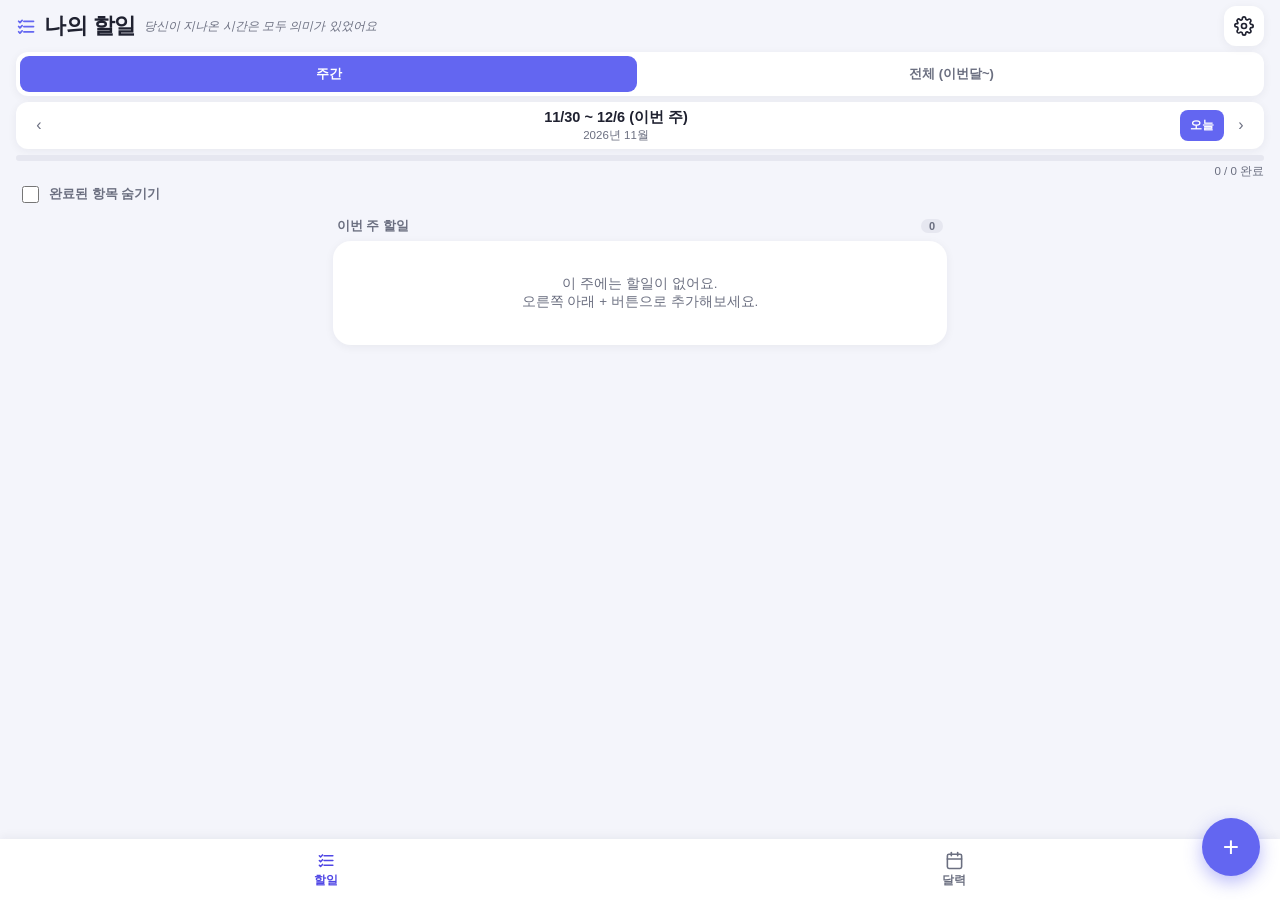
<file: index.html>
<!DOCTYPE html>
<html lang="ko">
<head>
<meta charset="UTF-8" />
<meta name="viewport" content="width=device-width, initial-scale=1" />
<title>나의 할일 리스트</title>
<meta name="description" content="매일 할일을 체크하는 나만의 To-do 웹앱" />

<link rel="manifest" href="manifest.json" />
<meta name="theme-color" content="#6366f1" />
<meta name="mobile-web-app-capable" content="yes" />
<meta name="apple-mobile-web-app-capable" content="yes" />
<meta name="apple-mobile-web-app-status-bar-style" content="default" />
<meta name="apple-mobile-web-app-title" content="할일리스트" />
<link rel="apple-touch-icon" href="icons/apple-touch-icon.png" />
<link rel="icon" href="icons/favicon-32.png" />

<link rel="stylesheet" href="style.css" />
</head>
<body>

<header class="app-header">
  <div class="header-row">
    <h1 class="app-title"><svg class="title-icon" viewBox="0 0 24 24" fill="none" stroke="currentColor" stroke-width="2" stroke-linecap="round" stroke-linejoin="round"><path d="M9 6h11"/><path d="M9 12h11"/><path d="M9 18h11"/><path d="m3 6 1.5 1.5L7 5"/><path d="m3 12 1.5 1.5L7 11"/><path d="m3 18 1.5 1.5L7 17"/></svg>나의 할일</h1>
    <div class="quote-marquee" id="dailyQuoteWrap"></div>
    <div class="header-actions">
      <button class="icon-btn" id="settingsBtn" aria-label="설정" title="카테고리/중요도 설정"><svg viewBox="0 0 24 24" fill="none" stroke="currentColor" stroke-width="2" stroke-linecap="round" stroke-linejoin="round"><circle cx="12" cy="12" r="3"/><path d="M19.4 15a1.65 1.65 0 0 0 .33 1.82l.06.06a2 2 0 1 1-2.83 2.83l-.06-.06a1.65 1.65 0 0 0-1.82-.33 1.65 1.65 0 0 0-1 1.51V21a2 2 0 0 1-4 0v-.09A1.65 1.65 0 0 0 9 19.4a1.65 1.65 0 0 0-1.82.33l-.06.06a2 2 0 1 1-2.83-2.83l.06-.06a1.65 1.65 0 0 0 .33-1.82A1.65 1.65 0 0 0 3 13.09H3a2 2 0 0 1 0-4h.09A1.65 1.65 0 0 0 4.6 9a1.65 1.65 0 0 0-.33-1.82l-.06-.06a2 2 0 1 1 2.83-2.83l.06.06a1.65 1.65 0 0 0 1.82.33H9a1.65 1.65 0 0 0 1-1.51V3a2 2 0 0 1 4 0v.09a1.65 1.65 0 0 0 1 1.51 1.65 1.65 0 0 0 1.82-.33l.06-.06a2 2 0 1 1 2.83 2.83l-.06.06a1.65 1.65 0 0 0-.33 1.82V9a1.65 1.65 0 0 0 1.51 1H21a2 2 0 0 1 0 4h-.09a1.65 1.65 0 0 0-1.51 1z"/></svg></button>
    </div>
  </div>

  <div class="sub-tabs" id="listSubTabs">
    <button class="sub-tab active" data-view="week">주간</button>
    <button class="sub-tab" data-view="all">전체 (이번달~)</button>
  </div>

  <div id="weekNavWrap">
    <div class="week-nav">
      <button class="nav-btn" id="prevWeekBtn" aria-label="이전 주">‹</button>
      <div class="week-label" id="weekLabel">
        <span class="main"></span>
        <span class="sub"></span>
      </div>
      <button class="today-pill" id="todayBtn">오늘</button>
      <button class="nav-btn" id="nextWeekBtn" aria-label="다음 주">›</button>
    </div>

    <div class="progress-bar-wrap"><div class="progress-bar-fill" id="progressFill" style="width:0%"></div></div>
    <div class="progress-label" id="progressLabel">0 / 0 완료</div>
  </div>

  <div class="filter-row" id="filterRow">
    <label class="filter-check-label">
      <input type="checkbox" id="hideCompletedChk" />
      완료된 항목 숨기기
    </label>
  </div>
</header>

<main>
  <div id="weekViewSection">
    <button class="unscheduled-toggle" id="unscheduledToggle" style="display:none;">
      <span class="unscheduled-toggle-label">📌 날짜 미정 <span id="unscheduledCount"></span></span>
      <span id="unscheduledArrow">▾</span>
    </button>
    <div class="section-title" id="unscheduledTitle" style="display:none;">
      미정 할일
    </div>
    <div class="todo-list" id="unscheduledList"></div>

    <div class="section-title" style="margin-top:6px;">
      이번 주 할일 <span class="count" id="weekCount">0</span>
    </div>
    <div class="todo-list" id="weekList"></div>
    <div class="empty-state" id="emptyState" style="display:none;">
      이 주에는 할일이 없어요.<br />오른쪽 아래 + 버튼으로 추가해보세요.
    </div>
  </div>

  <div id="allViewSection" style="display:none;">
    <div class="section-title" style="margin-top:6px;">
      전체 할일 <span class="count" id="allCount">0</span>
    </div>
    <div id="allListContainer"></div>
    <div class="empty-state" id="allEmptyState" style="display:none;">
      이번달 이후로 예정된 할일이 없어요.
    </div>
  </div>
</main>

<button class="fab" id="addBtn" aria-label="할일 추가">+</button>

<nav class="bottom-nav">
  <a href="index.html" class="active"><span class="nav-icon"><svg viewBox="0 0 24 24" fill="none" stroke="currentColor" stroke-width="2" stroke-linecap="round" stroke-linejoin="round"><path d="M9 6h11"/><path d="M9 12h11"/><path d="M9 18h11"/><path d="m3 6 1.5 1.5L7 5"/><path d="m3 12 1.5 1.5L7 11"/><path d="m3 18 1.5 1.5L7 17"/></svg></span>할일</a>
  <a href="calendar.html"><span class="nav-icon"><svg viewBox="0 0 24 24" fill="none" stroke="currentColor" stroke-width="2" stroke-linecap="round" stroke-linejoin="round"><rect x="3" y="4" width="18" height="18" rx="2"/><path d="M16 2v4"/><path d="M8 2v4"/><path d="M3 10h18"/></svg></span>달력</a>
</nav>

<!-- Add / Edit sheet -->
<div class="sheet-overlay" id="addSheetOverlay">
  <div class="sheet">
    <div class="sheet-header">
      <div class="sheet-handle"></div>
      <h2 id="addSheetTitle">할일 추가</h2>
    </div>
    <div class="sheet-body">
      <div class="field-group">
        <label>카테고리</label>
        <select id="formCategory"></select>
      </div>
      <div class="field-group">
        <label>중요도</label>
        <select id="formPriority"></select>
      </div>
      <div class="field-group">
        <label>상세내용</label>
        <textarea id="formDetail" placeholder="할일을 입력하세요"></textarea>
      </div>
      <div class="field-group">
        <label>기한</label>
        <input type="date" id="formDue" />
      </div>
    </div>
    <div class="sheet-actions">
      <button class="btn btn-secondary" id="addCancelBtn">취소</button>
      <button class="btn btn-primary" id="addSaveBtn">저장</button>
    </div>
  </div>
</div>

<!-- Settings sheet -->
<div class="sheet-overlay" id="settingsSheetOverlay">
  <div class="sheet">
    <div class="sheet-header">
      <div class="sheet-handle"></div>
      <h2>카테고리 · 중요도 설정</h2>
      <div class="settings-tabs">
        <button class="settings-tab active" data-tab="cat">카테고리</button>
        <button class="settings-tab" data-tab="pri">중요도</button>
      </div>
    </div>
    <div class="sheet-body">
      <div class="settings-panel active" id="catPanel">
        <div id="catChipList"></div>
        <button class="add-chip-btn" id="addCatBtn">+ 카테고리 추가</button>
      </div>
      <div class="settings-panel" id="priPanel">
        <div id="priChipList"></div>
        <button class="add-chip-btn" id="addPriBtn">+ 중요도 추가</button>
      </div>
    </div>
    <div class="sheet-actions">
      <button class="btn btn-primary" id="settingsDoneBtn">완료</button>
    </div>
  </div>
</div>

<script src="store.js"></script>
<script src="quotes.js"></script>
<script src="app.js"></script>
</body>
</html>
</file>
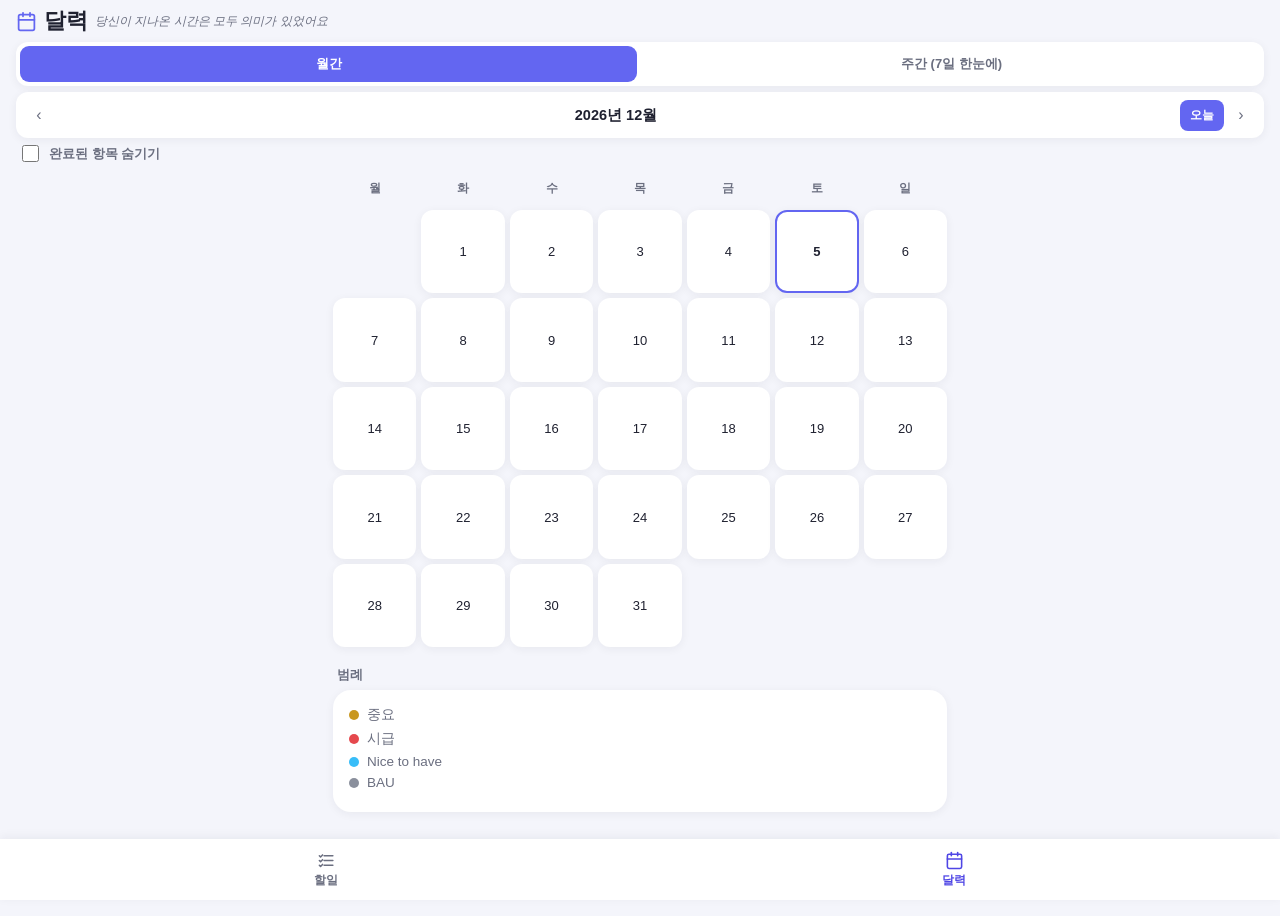
<file: calendar.html>
<!DOCTYPE html>
<html lang="ko">
<head>
<meta charset="UTF-8" />
<meta name="viewport" content="width=device-width, initial-scale=1" />
<title>달력 - 나의 할일 리스트</title>

<link rel="manifest" href="manifest.json" />
<meta name="theme-color" content="#6366f1" />
<meta name="mobile-web-app-capable" content="yes" />
<meta name="apple-mobile-web-app-capable" content="yes" />
<meta name="apple-mobile-web-app-status-bar-style" content="default" />
<meta name="apple-mobile-web-app-title" content="할일리스트" />
<link rel="apple-touch-icon" href="icons/apple-touch-icon.png" />
<link rel="icon" href="icons/favicon-32.png" />

<link rel="stylesheet" href="style.css" />
</head>
<body>

<header class="app-header">
  <div class="header-row">
    <h1 class="app-title"><svg class="title-icon" viewBox="0 0 24 24" fill="none" stroke="currentColor" stroke-width="2" stroke-linecap="round" stroke-linejoin="round"><rect x="3" y="4" width="18" height="18" rx="2"/><path d="M16 2v4"/><path d="M8 2v4"/><path d="M3 10h18"/></svg>달력</h1>
    <div class="quote-marquee" id="dailyQuoteWrap"></div>
  </div>

  <div class="sub-tabs" id="calSubTabs">
    <button class="sub-tab active" data-view="month">월간</button>
    <button class="sub-tab" data-view="week">주간 (7일 한눈에)</button>
  </div>

  <div id="monthNavWrap">
    <div class="week-nav">
      <button class="nav-btn" id="prevMonthBtn" aria-label="이전 달">‹</button>
      <div class="week-label" id="monthLabel">
        <span class="main"></span>
      </div>
      <button class="today-pill" id="todayBtn">오늘</button>
      <button class="nav-btn" id="nextMonthBtn" aria-label="다음 달">›</button>
    </div>
  </div>

  <div id="weekAgendaNavWrap" style="display:none;">
    <div class="week-nav">
      <button class="nav-btn" id="prevAgendaWeekBtn" aria-label="이전 주">‹</button>
      <div class="week-label" id="agendaWeekLabel">
        <span class="main"></span>
      </div>
      <button class="today-pill" id="agendaTodayBtn">오늘</button>
      <button class="nav-btn" id="nextAgendaWeekBtn" aria-label="다음 주">›</button>
    </div>
  </div>

  <div class="filter-row" id="filterRow">
    <label class="filter-check-label">
      <input type="checkbox" id="hideCompletedChk" />
      완료된 항목 숨기기
    </label>
  </div>
</header>

<main>
  <div id="monthViewSection">
    <div class="cal-grid" id="dowRow"></div>
    <div class="cal-grid" id="calGrid"></div>

    <div class="section-title" style="margin-top:20px;">범례</div>
    <div class="empty-state" id="legend" style="text-align:left; padding:16px;"></div>
  </div>

  <div id="weekAgendaSection" style="display:none;">
    <div class="week-agenda" id="weekAgendaList"></div>
  </div>
</main>

<nav class="bottom-nav">
  <a href="index.html"><span class="nav-icon"><svg viewBox="0 0 24 24" fill="none" stroke="currentColor" stroke-width="2" stroke-linecap="round" stroke-linejoin="round"><path d="M9 6h11"/><path d="M9 12h11"/><path d="M9 18h11"/><path d="m3 6 1.5 1.5L7 5"/><path d="m3 12 1.5 1.5L7 11"/><path d="m3 18 1.5 1.5L7 17"/></svg></span>할일</a>
  <a href="calendar.html" class="active"><span class="nav-icon"><svg viewBox="0 0 24 24" fill="none" stroke="currentColor" stroke-width="2" stroke-linecap="round" stroke-linejoin="round"><rect x="3" y="4" width="18" height="18" rx="2"/><path d="M16 2v4"/><path d="M8 2v4"/><path d="M3 10h18"/></svg></span>달력</a>
</nav>

<script src="store.js"></script>
<script src="quotes.js"></script>
<script src="calendar.js"></script>
</body>
</html>
</file>
<file: style.css>
:root {
  --bg: #f4f5fb;
  --card-bg: #ffffff;
  --text: #1f2130;
  --text-dim: #6b6f80;
  --border: #e6e7f0;
  --accent: #6366f1;
  --accent-dark: #4f46e5;
  --danger: #e5484d;
  --radius-lg: 18px;
  --radius-md: 12px;
  --radius-sm: 8px;
  --shadow: 0 2px 10px rgba(31, 33, 48, 0.06);
  --safe-bottom: env(safe-area-inset-bottom, 0px);
  --safe-top: env(safe-area-inset-top, 0px);

  --p-important: #c9971f;   /* 중요 - gold */
  --p-urgent: #e5484d;      /* 시급 - red */
  --p-nice: #38bdf8;        /* nice-to-have - sky blue */
  --p-bau: #8a8f9c;         /* BAU - gray */
}

* { box-sizing: border-box; }

html {
  /* Some mobile browsers (notably Samsung Internet / Chrome on Android)
     auto-"boost" font sizes in narrow columns to improve readability,
     which can quietly make a row wider than the screen even though
     nothing looks wrong when previewed on desktop. Locking the text
     size adjustment to 100% stops that from happening. */
  -webkit-text-size-adjust: 100%;
  text-size-adjust: 100%;
  /* Safety net: never allow the page itself to scroll sideways, only up
     and down. Set on html (not body) so sticky headers keep working. */
  overflow-x: hidden;
}

html, body {
  margin: 0;
  padding: 0;
  width: 100%;
  max-width: 100%;
  background: var(--bg);
  color: var(--text);
  font-family: -apple-system, BlinkMacSystemFont, "Segoe UI", "Pretendard",
    "Apple SD Gothic Neo", "Malgun Gothic", Roboto, sans-serif;
  -webkit-tap-highlight-color: transparent;
  overscroll-behavior-y: contain;
  /* The horizontal "wobble" some real Android browsers show even when
     there's no actual overflow (scrollWidth === clientWidth) isn't page
     scrolling at all — it's the browser's own edge-swipe / rubber-band
     gesture (back-navigation swipe, elastic bounce) kicking in on any
     sideways touch drag. overflow-x:hidden above only blocks true content
     overflow, not that gesture, so it's reined in separately: pan-y limits
     touch dragging to vertical only (elements that need their own
     horizontal/free-form dragging — the reorder handle, the color-picker
     pad and hue slider — already set touch-action:none directly on
     themselves, which still wins there), and overscroll-behavior-x:none
     turns off the sideways bounce/navigation gesture outright. */
  touch-action: pan-y;
  overscroll-behavior-x: none;
}

body {
  min-height: 100vh;
  min-height: 100dvh;
  padding-bottom: calc(84px + var(--safe-bottom));
}

/* Applied by JS while any bottom sheet is open: pins the background page at
   its current scroll position (via an inline `top` offset set alongside
   this class) so it can't scroll or jump underneath the sheet — the sheet's
   own body is what scrolls instead. Removed, with the scroll position
   restored, when the last open sheet closes. */
body.scroll-locked {
  position: fixed;
  left: 0;
  right: 0;
  width: 100%;
  overflow: hidden;
}

button {
  font-family: inherit;
}

.app-header {
  position: sticky;
  top: 0;
  z-index: 20;
  background: var(--bg);
  padding: calc(6px + var(--safe-top)) 16px 4px;
}

.header-row {
  display: flex;
  align-items: center;
  justify-content: space-between;
  gap: 8px;
}

.app-title {
  display: inline-flex;
  align-items: center;
  gap: 7px;
  font-size: 20px;
  font-weight: 800;
  margin: 0;
  letter-spacing: -0.02em;
  white-space: nowrap;
  flex-shrink: 0;
}
.app-title .title-icon {
  width: 21px;
  height: 21px;
  flex-shrink: 0;
  stroke: var(--accent);
}

/* ---- daily quote: inline marquee next to the title ---- */
.quote-marquee {
  flex: 1;
  min-width: 0;
  overflow: hidden;
  height: 18px;
  display: flex;
  align-items: center;
}
.quote-track {
  display: flex;
  width: max-content;
  white-space: nowrap;
}
.quote-track.scrolling {
  animation: quote-scroll linear infinite;
}
.quote-copy {
  font-size: 12px;
  font-style: italic;
  color: var(--text-dim);
  padding-right: 32px;
}
@keyframes quote-scroll {
  from { transform: translateX(0); }
  to { transform: translateX(-50%); }
}

.icon-btn {
  border: none;
  background: var(--card-bg);
  width: 40px;
  height: 40px;
  border-radius: 12px;
  display: flex;
  align-items: center;
  justify-content: center;
  font-size: 18px;
  box-shadow: var(--shadow);
  color: var(--text);
  cursor: pointer;
  flex-shrink: 0;
}

.icon-btn:active { transform: scale(0.94); }
.icon-btn svg { width: 20px; height: 20px; }

.header-actions {
  display: flex;
  gap: 8px;
}

.week-nav {
  display: flex;
  align-items: center;
  justify-content: space-between;
  background: var(--card-bg);
  border-radius: var(--radius-md);
  box-shadow: var(--shadow);
  padding: 6px;
  margin-top: 6px;
}

.week-nav .week-label {
  font-weight: 700;
  font-size: 14.5px;
  text-align: center;
  flex: 1;
  line-height: 1.3;
}

.week-nav .week-label .sub {
  display: block;
  font-weight: 500;
  font-size: 11.5px;
  color: var(--text-dim);
  margin-top: 1px;
}

.nav-btn {
  border: none;
  background: transparent;
  width: 34px;
  height: 34px;
  border-radius: 9px;
  font-size: 16px;
  color: var(--text-dim);
  cursor: pointer;
}
.nav-btn:active { background: var(--bg); }

.today-pill {
  border: none;
  background: var(--accent);
  color: white;
  font-size: 12px;
  font-weight: 700;
  padding: 7px 10px;
  border-radius: 8px;
  cursor: pointer;
  margin-left: 4px;
  white-space: nowrap;
}

main {
  padding: 2px 13px 20px;
  max-width: 640px;
  margin: 0 auto;
}

.section-title {
  font-size: 12.5px;
  font-weight: 700;
  color: var(--text-dim);
  margin: 10px 4px 6px;
  display: flex;
  align-items: center;
  justify-content: space-between;
}

.section-title .count {
  background: var(--border);
  color: var(--text-dim);
  border-radius: 20px;
  padding: 1px 8px;
  font-size: 11px;
}

.empty-state {
  text-align: center;
  color: var(--text-dim);
  font-size: 13.5px;
  padding: 34px 12px;
  background: var(--card-bg);
  border-radius: var(--radius-lg);
  box-shadow: var(--shadow);
}

.todo-list {
  display: flex;
  flex-direction: column;
  gap: 10px;
}

.todo-card {
  background: var(--card-bg);
  border-radius: var(--radius-lg);
  box-shadow: var(--shadow);
  padding: 10px 8px 10px 4px;
  display: flex;
  gap: 3px;
  align-items: flex-start;
  position: relative;
  transition: box-shadow 0.15s, transform 0.15s;
}

.todo-card.dragging {
  box-shadow: 0 10px 24px rgba(31,33,48,0.18);
  transform: scale(1.02);
  z-index: 30;
  opacity: 0.96;
}

.todo-card.completed {
  opacity: 0.55;
}

.drag-handle {
  width: 20px;
  min-width: 20px;
  height: 40px;
  display: flex;
  align-items: center;
  justify-content: center;
  color: #c7c9d6;
  font-size: 15px;
  cursor: grab;
  touch-action: none;
  user-select: none;
}

.todo-num {
  min-width: 14px;
  font-size: 11.5px;
  font-weight: 700;
  color: var(--text-dim);
  padding-top: 11px;
  text-align: center;
}

.todo-check {
  width: 23px;
  height: 23px;
  min-width: 23px;
  border-radius: 50%;
  border: 2px solid var(--border);
  background: var(--card-bg);
  margin-top: 8px;
  cursor: pointer;
  display: flex;
  align-items: center;
  justify-content: center;
  color: white;
  font-size: 13px;
  flex-shrink: 0;
}

.todo-check.checked {
  background: var(--accent);
  border-color: var(--accent);
}

.todo-body {
  flex: 1;
  min-width: 0;
  display: flex;
  flex-direction: column;
  gap: 7px;
}

.todo-tags-row {
  display: flex;
  align-items: center;
  gap: 4px;
}

.todo-tags-left {
  display: flex;
  align-items: center;
  gap: 4px;
  flex-wrap: wrap;
  min-width: 0;
  flex: 1;
}

.todo-tags-right {
  display: flex;
  align-items: center;
  gap: 2px;
  flex-shrink: 0;
  margin-left: auto;
}

.tag-select {
  appearance: none;
  border: none;
  border-radius: 7px;
  font-size: 11px;
  font-weight: 700;
  padding: 3px 6px;
  cursor: pointer;
  /* The box follows its own content (native <select> sizing already
     matches the widest option in that category/priority list), so a
     longer name gets more room and short names all share one compact,
     consistent width — never smaller than min-width below. The old right-
     side arrow padding was removed — appearance:none already hides the
     native arrow, so that space was just dead room pushing rows to wrap.
     max-width IS capped though: a user-typed category/priority name has
     no length limit, and without a ceiling here a long enough one would
     make the select itself wider than the phone screen — no amount of
     flex-wrap on the row helps at that point, since wrapping only moves
     whole items to a new line, it can't shrink one item past its own
     content width. Past the cap, the name truncates with an ellipsis
     instead of pushing the page wider. */
  min-width: 36px;
  width: auto;
  max-width: min(150px, 38vw);
  overflow: hidden;
  text-overflow: ellipsis;
  white-space: nowrap;
}

.cat-select {
  background-color: #eef0fb;
  color: #4b4fb0;
}

.priority-select {
  color: white;
}

.priority-select.p-important { background-color: var(--p-important); }
.priority-select.p-urgent { background-color: var(--p-urgent); }
.priority-select.p-nice { background-color: var(--p-nice); color: #063a52; }
.priority-select.p-bau { background-color: var(--p-bau); }

.todo-detail {
  width: 100%;
  border: none;
  background: transparent;
  resize: none;
  font-size: 14.5px;
  line-height: 1.45;
  color: var(--text);
  padding: 0;
  font-family: inherit;
  min-height: 20px;
}

.todo-detail::placeholder { color: #b6b8c6; }
.todo-detail:focus { outline: none; }

.todo-card.completed .todo-detail {
  text-decoration: line-through;
  color: var(--text-dim);
}

.due-display {
  position: relative;
  display: inline-flex;
  align-items: center;
  height: 23px;
  padding: 0 1px;
  max-width: 100%;
  box-sizing: border-box;
  /* Defensive clip: some Android browsers give the native <input type=date>
     picker control (the invisible .due-input-overlay below) a UA-imposed
     minimum width that ignores its position:absolute; inset:0 sizing — this
     is what was actually causing the page-wide horizontal overflow reported
     on a real device. overflow:hidden here guarantees that even if the
     native control still tries to render wider than this small label box,
     it gets clipped and can never push page layout/scrollWidth again. The
     input stays clickable across the full visible label area either way. */
  overflow: hidden;
}

.due-text {
  font-size: 11px;
  font-weight: 700;
  color: var(--text-dim);
  white-space: nowrap;
}

.due-display.is-unset .due-text {
  font-weight: 500;
  color: #b6b8c6;
}

.overdue .due-text {
  color: var(--danger);
  font-weight: 700;
}

.due-input-overlay {
  position: absolute;
  inset: 0;
  width: 100%;
  height: 100%;
  min-width: 0;
  max-width: 100%;
  box-sizing: border-box;
  opacity: 0;
  border: none;
  padding: 0;
  margin: 0;
  cursor: pointer;
}

.delete-btn {
  border: none;
  background: none;
  color: #c7c9d6;
  font-size: 15px;
  font-weight: 700;
  cursor: pointer;
  padding: 4px 1px 4px 2px;
  white-space: nowrap;
  border-radius: 6px;
  transition: background-color 0.15s, color 0.15s;
}
.delete-btn:active { color: var(--danger); }

.delete-btn.confirm {
  color: white;
  background: var(--danger);
  font-size: 11px;
  font-weight: 800;
  padding: 4px 7px;
}

.fab {
  position: fixed;
  right: 20px;
  bottom: calc(24px + var(--safe-bottom));
  width: 58px;
  height: 58px;
  border-radius: 50%;
  border: none;
  background: var(--accent);
  color: white;
  font-size: 28px;
  box-shadow: 0 6px 18px rgba(99,102,241,0.45);
  cursor: pointer;
  z-index: 25;
  display: flex;
  align-items: center;
  justify-content: center;
  line-height: 0;
}
.fab:active { transform: scale(0.93); }

/* bottom sheet / modal */
.sheet-overlay {
  position: fixed;
  inset: 0;
  background: rgba(20, 21, 34, 0.45);
  z-index: 50;
  display: none;
  align-items: flex-end;
  justify-content: center;
}
.sheet-overlay.open { display: flex; }

/* Sheet = fixed header + scrolling body + fixed footer, so a long
   category/priority list (or a small phone / keyboard eating half the
   screen) never pushes the save/done button off-screen — only the middle
   section scrolls, the header and action buttons stay put and reachable.
   Height is capped to dvh (dynamic viewport height), which — unlike vh on
   mobile — already accounts for the browser's address bar, so the sheet
   never gets taller than what's actually visible. */
.sheet {
  background: var(--card-bg);
  width: 100%;
  max-width: 640px;
  border-radius: 22px 22px 0 0;
  max-height: 90vh;
  max-height: 90dvh;
  display: flex;
  flex-direction: column;
  animation: sheet-up 0.22s ease-out;
}

@keyframes sheet-up {
  from { transform: translateY(24px); opacity: 0.4; }
  to { transform: translateY(0); opacity: 1; }
}

.sheet-handle {
  width: 40px;
  height: 4px;
  background: var(--border);
  border-radius: 4px;
  margin: 8px auto 14px;
}

.sheet-header {
  flex-shrink: 0;
  padding: 10px 18px 0;
}

.sheet-header h2 {
  font-size: 17px;
  margin: 0 0 14px;
}

.sheet-body {
  flex: 1;
  min-height: 0;
  overflow-y: auto;
  -webkit-overflow-scrolling: touch;
  padding: 0 18px 8px;
}

.field-group {
  margin-bottom: 14px;
}

.field-group label {
  display: block;
  font-size: 12.5px;
  font-weight: 700;
  color: var(--text-dim);
  margin-bottom: 6px;
}

.field-group select,
.field-group input[type="date"],
.field-group input[type="text"],
.field-group textarea {
  width: 100%;
  border: 1px solid var(--border);
  border-radius: var(--radius-sm);
  padding: 10px 11px;
  font-size: 15px;
  font-family: inherit;
  background: var(--bg);
  color: var(--text);
}

.field-group textarea {
  resize: none;
  min-height: 64px;
}

.sheet-actions {
  flex-shrink: 0;
  display: flex;
  gap: 8px;
  padding: 12px 18px calc(16px + var(--safe-bottom));
  box-shadow: 0 -4px 12px rgba(31, 33, 48, 0.05);
  position: relative;
  z-index: 1;
}

.btn {
  flex: 1;
  border: none;
  border-radius: var(--radius-md);
  padding: 13px;
  font-size: 15px;
  font-weight: 700;
  cursor: pointer;
}

.btn-primary { background: var(--accent); color: white; }
.btn-primary:active { background: var(--accent-dark); }
.btn-secondary { background: var(--bg); color: var(--text-dim); }

/* settings list rows */
.settings-tabs {
  display: flex;
  gap: 6px;
  margin-bottom: 14px;
  background: var(--bg);
  padding: 4px;
  border-radius: 10px;
}
.settings-tab {
  flex: 1;
  text-align: center;
  border: none;
  background: transparent;
  padding: 8px;
  border-radius: 8px;
  font-size: 13.5px;
  font-weight: 700;
  color: var(--text-dim);
  cursor: pointer;
}
.settings-tab.active {
  background: var(--card-bg);
  color: var(--accent-dark);
  box-shadow: var(--shadow);
}

.settings-panel { display: none; }
.settings-panel.active { display: block; }

.chip-row {
  display: flex;
  align-items: center;
  gap: 8px;
  padding: 9px 4px;
  border-bottom: 1px solid var(--border);
}

.chip-row:last-child { border-bottom: none; }

.chip-color {
  width: 26px;
  height: 26px;
  border-radius: 50%;
  border: 1px solid var(--border);
  padding: 0;
  flex-shrink: 0;
  cursor: pointer;
}
.chip-color:active { transform: scale(0.92); }

.chip-row input[type="text"] {
  flex: 1;
  border: none;
  background: transparent;
  font-size: 14.5px;
  font-weight: 600;
  color: var(--text);
  padding: 4px 2px;
  min-width: 0;
}
.chip-row input[type="text"]:focus { outline: none; }

.chip-remove {
  border: none;
  background: none;
  color: #c7c9d6;
  font-size: 15px;
  cursor: pointer;
  padding: 4px 6px;
  border-radius: 6px;
  transition: color 0.15s, background-color 0.15s;
}
.chip-remove.blocked {
  color: white;
  background: var(--danger);
}

/* ---- custom color picker: single tap-to-pick pad instead of separate H/S/V ---- */
.color-picker-sheet .sv-square {
  position: relative;
  width: 100%;
  height: 170px;
  border-radius: 14px;
  margin-bottom: 16px;
  touch-action: none;
  cursor: pointer;
  background-image:
    linear-gradient(to top, #000, rgba(0, 0, 0, 0)),
    linear-gradient(to right, #fff, rgba(255, 255, 255, 0));
}
.sv-cursor {
  position: absolute;
  width: 20px;
  height: 20px;
  border-radius: 50%;
  border: 2.5px solid #fff;
  box-shadow: 0 0 0 1px rgba(0, 0, 0, 0.3), 0 1px 5px rgba(0, 0, 0, 0.35);
  transform: translate(-50%, -50%);
  pointer-events: none;
}
.hue-slider {
  position: relative;
  width: 100%;
  height: 22px;
  border-radius: 11px;
  margin-bottom: 18px;
  touch-action: none;
  cursor: pointer;
  background: linear-gradient(to right, #f00, #ff0, #0f0, #0ff, #00f, #f0f, #f00);
}
.hue-thumb {
  position: absolute;
  top: 50%;
  width: 22px;
  height: 22px;
  border-radius: 50%;
  border: 2.5px solid #fff;
  box-shadow: 0 0 0 1px rgba(0, 0, 0, 0.3), 0 1px 5px rgba(0, 0, 0, 0.35);
  transform: translate(-50%, -50%);
  pointer-events: none;
}
.color-picker-row {
  display: flex;
  align-items: center;
  gap: 10px;
  margin-bottom: 16px;
}
.color-preview-swatch {
  width: 38px;
  height: 38px;
  border-radius: 11px;
  flex-shrink: 0;
  border: 1px solid var(--border);
}
.hex-input {
  flex: 1;
  border: 1px solid var(--border);
  border-radius: var(--radius-sm);
  padding: 10px 11px;
  font-size: 14.5px;
  font-family: inherit;
  background: var(--bg);
  color: var(--text);
  text-transform: uppercase;
  min-width: 0;
}
.hex-input:focus { outline: none; border-color: var(--accent); }

.add-chip-btn {
  width: 100%;
  border: 1.5px dashed var(--border);
  background: none;
  border-radius: 10px;
  padding: 10px;
  color: var(--accent-dark);
  font-weight: 700;
  font-size: 13.5px;
  margin-top: 10px;
  cursor: pointer;
}

.unscheduled-toggle {
  width: 100%;
  max-width: 100%;
  box-sizing: border-box;
  background: var(--card-bg);
  border: none;
  border-radius: var(--radius-md);
  box-shadow: var(--shadow);
  padding: 11px 14px;
  font-size: 13.5px;
  font-weight: 700;
  color: var(--text-dim);
  display: flex;
  align-items: center;
  justify-content: space-between;
  flex-wrap: wrap;
  overflow-x: hidden;
  cursor: pointer;
}
.unscheduled-toggle-label {
  white-space: normal;
  overflow-wrap: anywhere;
  min-width: 0;
  flex: 1;
  text-align: left;
}

.progress-bar-wrap {
  height: 6px;
  background: var(--border);
  border-radius: 4px;
  overflow: hidden;
  margin-top: 6px;
}
.progress-bar-fill {
  height: 100%;
  background: var(--accent);
  border-radius: 4px;
  transition: width 0.25s;
}

.progress-label {
  font-size: 11.5px;
  color: var(--text-dim);
  margin-top: 3px;
  text-align: right;
}

/* ---- calendar page ---- */
.cal-grid {
  display: grid;
  grid-template-columns: repeat(7, 1fr);
  gap: 5px;
  margin-top: 10px;
}

.cal-dow {
  text-align: center;
  font-size: 11.5px;
  font-weight: 700;
  color: var(--text-dim);
  padding-bottom: 4px;
}

.cal-cell {
  aspect-ratio: 1;
  border-radius: 12px;
  background: var(--card-bg);
  box-shadow: var(--shadow);
  display: flex;
  flex-direction: column;
  align-items: center;
  justify-content: center;
  gap: 3px;
  cursor: pointer;
  border: 2px solid transparent;
  position: relative;
  font-size: 13px;
  color: var(--text);
}

.cal-cell.other-month { opacity: 0.32; }
.cal-cell.today { border-color: var(--accent); font-weight: 800; }
.cal-cell.empty { box-shadow: none; background: transparent; cursor: default; }

.cal-dots {
  display: flex;
  gap: 2px;
}

.cal-dot {
  width: 5px;
  height: 5px;
  border-radius: 50%;
}

.cal-count {
  position: absolute;
  top: 3px;
  right: 5px;
  font-size: 9px;
  color: var(--text-dim);
  font-weight: 700;
}

.bottom-nav {
  position: fixed;
  bottom: 0;
  left: 0;
  right: 0;
  max-width: 100vw;
  box-sizing: border-box;
  background: var(--card-bg);
  box-shadow: 0 -2px 10px rgba(31,33,48,0.06);
  display: flex;
  padding: 8px 12px calc(8px + var(--safe-bottom));
  z-index: 15;
}

.bottom-nav a {
  flex: 1;
  min-width: 0;
  overflow: hidden;
  text-align: center;
  text-decoration: none;
  color: var(--text-dim);
  font-size: 11.5px;
  font-weight: 700;
  display: flex;
  flex-direction: column;
  align-items: center;
  gap: 3px;
  padding: 4px;
}

.bottom-nav a.active { color: var(--accent-dark); }
.bottom-nav .nav-icon { display: flex; align-items: center; justify-content: center; }
.bottom-nav .nav-icon svg { width: 19px; height: 19px; }

@media (min-width: 480px) {
  .app-title { font-size: 22px; }
}

/* ---- view sub-tabs (주간 / 전체, 월간 / 주간) ---- */
.sub-tabs {
  display: flex;
  gap: 6px;
  background: var(--card-bg);
  box-shadow: var(--shadow);
  padding: 4px;
  border-radius: 12px;
  margin-top: 6px;
}
.sub-tab {
  flex: 1;
  border: none;
  background: transparent;
  padding: 9px 4px;
  font-size: 13px;
  font-weight: 700;
  color: var(--text-dim);
  border-radius: 9px;
  cursor: pointer;
}
.sub-tab.active {
  background: var(--accent);
  color: white;
}

/* ---- all-list view (이번달 이후 전체) ---- */
.filter-row {
  display: flex;
  align-items: center;
  justify-content: space-between;
  flex-wrap: wrap;
  overflow-x: hidden;
  max-width: 100%;
  box-sizing: border-box;
  margin-top: 4px;
  padding: 0 2px;
}
.filter-check-label {
  display: flex;
  align-items: center;
  gap: 7px;
  font-size: 13px;
  font-weight: 600;
  color: var(--text-dim);
  cursor: pointer;
  user-select: none;
  white-space: normal;
  overflow-wrap: anywhere;
  min-width: 0;
}
.filter-check-label input[type="checkbox"] {
  width: 17px;
  height: 17px;
  accent-color: var(--accent);
}

.date-group-title {
  font-size: 12px;
  font-weight: 800;
  color: var(--accent-dark);
  margin: 16px 4px 8px;
  display: flex;
  align-items: baseline;
  gap: 6px;
}
.date-group-title .dow {
  font-weight: 600;
  color: var(--text-dim);
  font-size: 11px;
}
.date-group-title.is-today { color: var(--accent); }

/* ---- calendar: this-week agenda view (horizontal, 7 days side by side) ---- */
.week-agenda {
  display: grid;
  grid-template-columns: repeat(7, minmax(0, 1fr));
  gap: 4px;
  margin-top: 14px;
  align-items: start;
}
.day-card {
  background: var(--card-bg);
  border-radius: var(--radius-sm);
  box-shadow: var(--shadow);
  padding: 6px 3px 7px;
  cursor: pointer;
  min-height: 108px;
  display: flex;
  flex-direction: column;
}
.day-card.today { box-shadow: 0 0 0 2px var(--accent) inset, var(--shadow); }
.day-card-head {
  display: flex;
  flex-direction: column;
  align-items: center;
  gap: 0;
  margin-bottom: 5px;
}
.day-card-head .d-num {
  font-size: 13px;
  font-weight: 800;
}
.day-card-head .d-dow {
  font-size: 9px;
  color: var(--text-dim);
  font-weight: 600;
}
.day-card-head .d-count {
  font-size: 8.5px;
  color: var(--text-dim);
  background: var(--bg);
  border-radius: 20px;
  padding: 0 5px;
  margin-top: 2px;
}
.day-mini-list {
  display: flex;
  flex-direction: column;
  gap: 3px;
  width: 100%;
}
.day-mini-item {
  display: flex;
  flex-direction: column;
  align-items: center;
  gap: 2px;
  font-size: 8.5px;
  line-height: 1.2;
  padding: 1px 0;
  text-align: center;
}
.day-mini-dot {
  width: 6px;
  height: 6px;
  min-width: 6px;
  border-radius: 50%;
}
.day-mini-text {
  width: 100%;
  white-space: normal;
  overflow-wrap: break-word;
  word-break: keep-all;
  padding: 0 2px;
}
.day-mini-item.done .day-mini-text {
  text-decoration: line-through;
  color: var(--text-dim);
}
.day-mini-empty {
  font-size: 9.5px;
  color: var(--text-dim);
  opacity: 0.6;
  padding: 3px 0;
  text-align: center;
}
.day-mini-more {
  font-size: 8.5px;
  color: var(--accent-dark);
  font-weight: 700;
  padding: 2px 0 0;
  background: none;
  border: none;
  cursor: pointer;
  text-align: center;
  width: 100%;
}
</file>
